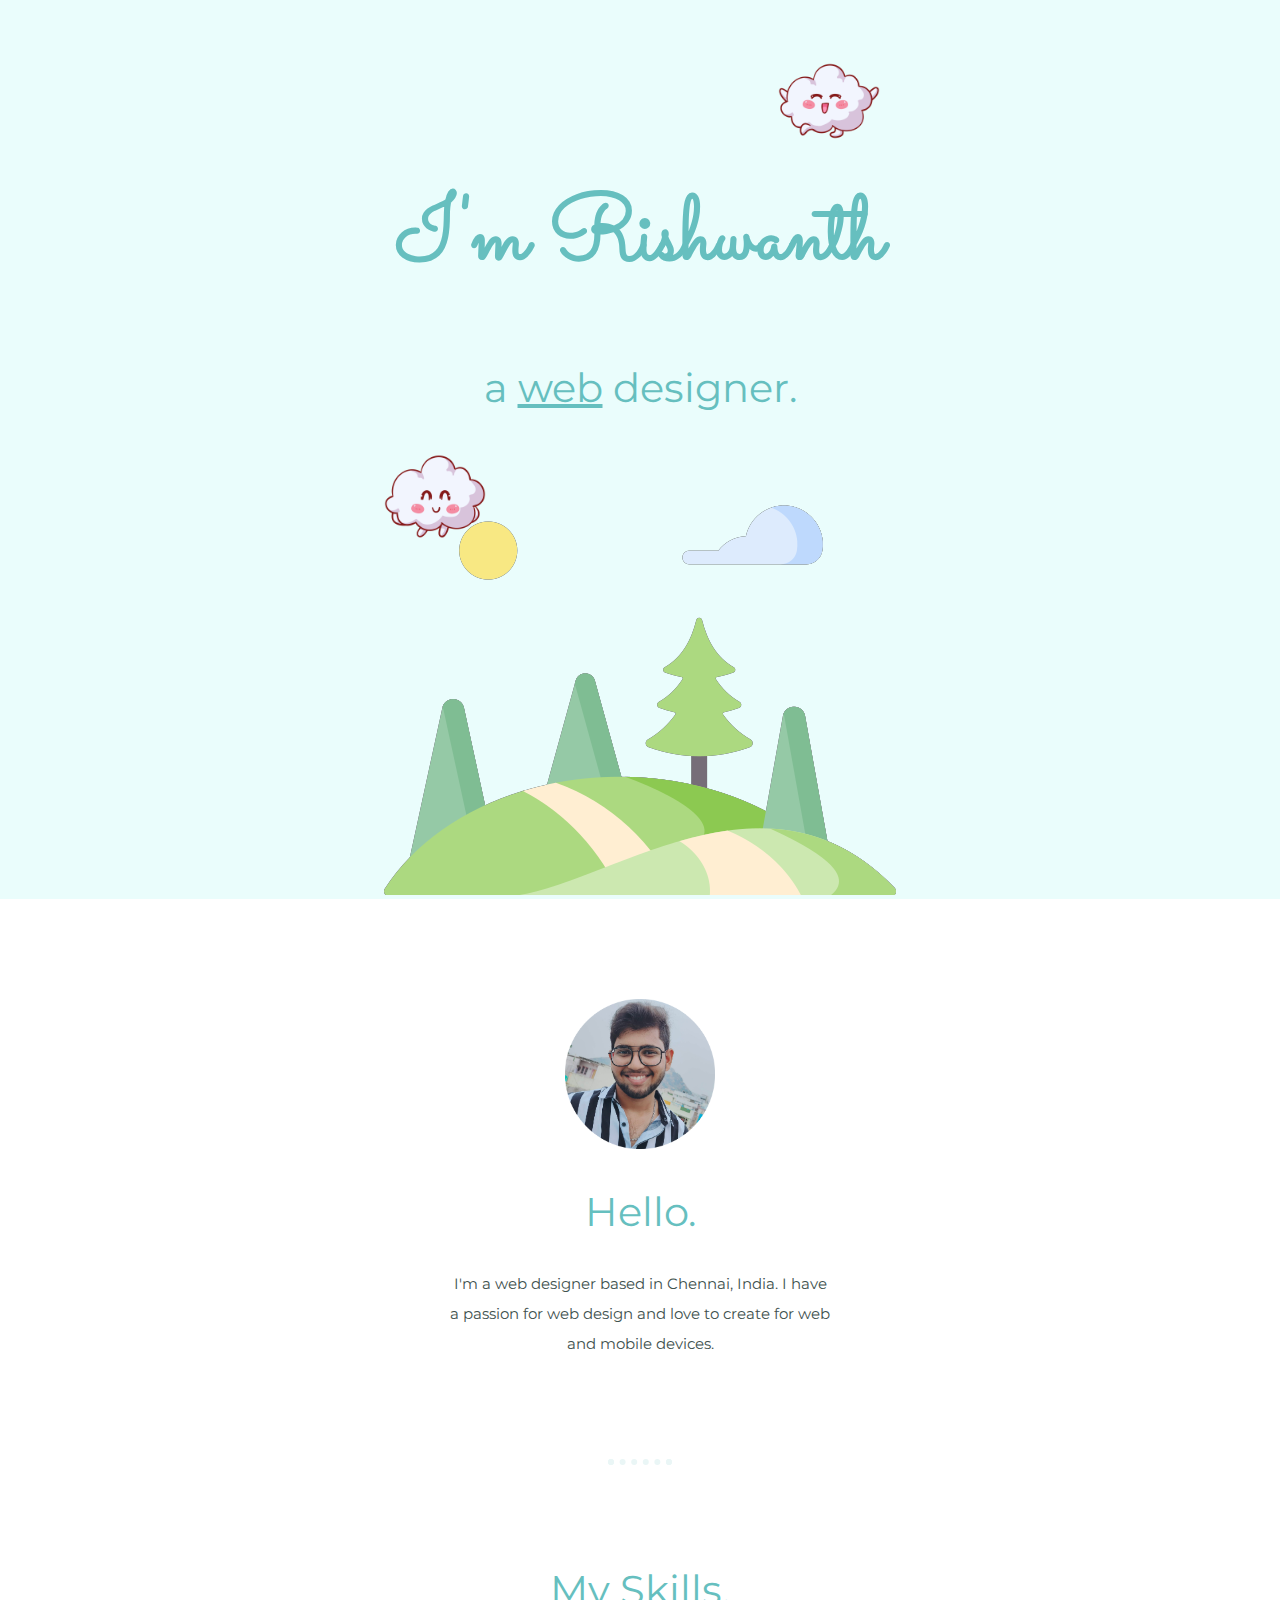
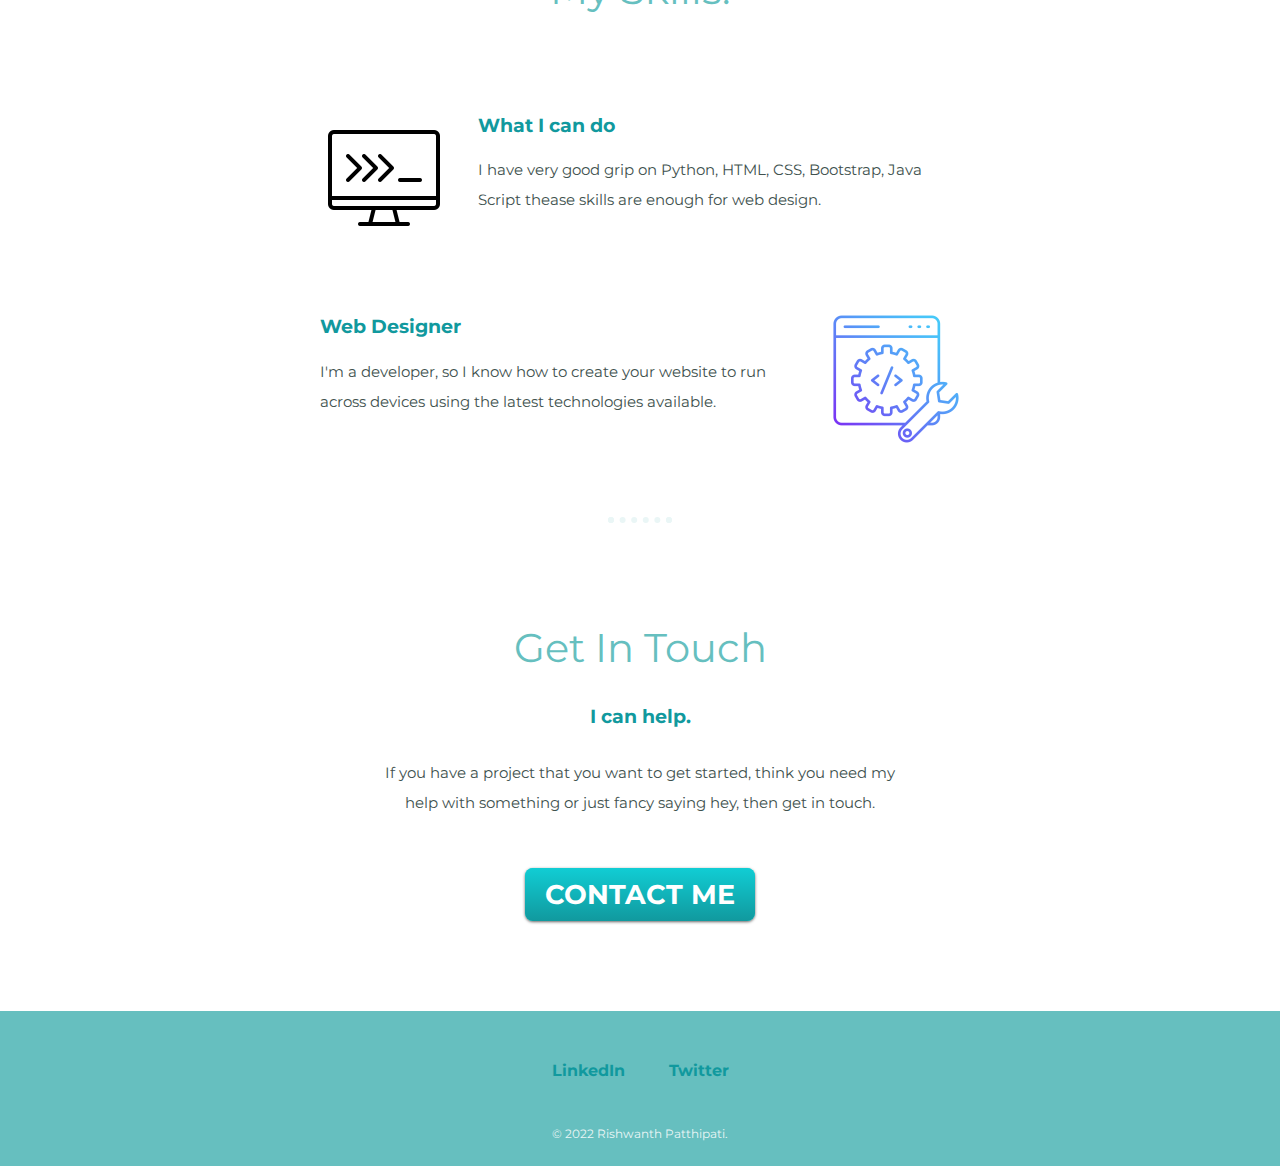
<file: index.html>
<!DOCTYPE html>
<html lang="en">
<head>
    <meta charset="UTF-8">
    <title>Rishwanth - a web designer</title>
    <link rel="stylesheet" href="CSS/styles.css">
    <link rel="icon" href="favicon.ico">
    <link rel="preconnect" href="https://fonts.googleapis.com">
    <link rel="preconnect" href="https://fonts.gstatic.com" crossorigin>
    <link href="https://fonts.googleapis.com/css2?family=Merriweather:wght@700&family=Montserrat&family=Sacramento&display=swap" rel="stylesheet">
</head>
<body>
    <div class="top-container">
        <img class="top-cloud" src="images/cute-cloud.png" alt="cloud-img" width="8%">
        <h1>I'm Rishwanth</h1>
        <h2>a <u>web</u> designer.</h2>
        <img class="bottom-cloud" src="images/smile-cloud.png" alt="cloud-img" width="8%">
        <img src="images/mountains.png" alt="mountain-img">
    </div>
    <div class="middle-container">
       <div class="profile">
            <img src="images/Rishu.png" alt="profile-pic" width="150px" height="150px">
            <h2>Hello.</h2>
            <p class="intro" >I'm a web designer based in Chennai, India. I have a passion for web design and love to create for web and mobile devices.</p>
        </div>
        <hr>
        <div class="skills">
            <h2>My Skills.</h2>
            <div class="skill-row">
                <img class="python-img" src="images/python.png" alt="python-pic">
                <h3>What I can do</h3>
                <p>I have very good grip on Python, HTML, CSS, Bootstrap, Java Script thease skills are enough for web design.</p>
            </div>
            <div class="skill-row">
                <img class="web-img" src="images/web-development.png" alt="web-development-pic">
                <h3>Web Designer</h3>
                <p>I'm a developer, so I know how to create your website to run across devices using the latest technologies available.</p>
            </div>
        </div>
        <hr>
        <div class="contact-me">
            <h2>Get In Touch</h2>
            <h3>I can help.</h3>
            <p class="contact-description">If you have a project that you want to get started, think you need my help with something or just fancy saying hey, then get in touch.</p>
            <a class="btn" href="mailto:rishwanth365@gmail.com">CONTACT ME</a>
        </div>
    </div>
    <div class="bottom-container">
        <a class="footer-link" href="https://in.linkedin.com/in/rishwanth-patthipati-151767254">LinkedIn</a>
        <a class="footer-link" href="https://twitter.com/dichu_rishwanth">Twitter</a>
        <p  class="rights">© 2022 Rishwanth Patthipati.</p>
    </div>
</body>
</html>
</file>
<file: CSS/styles.css>
body{
    margin: 0;
    color: #40514E;
    text-align: center;
}
h1{
    margin: 50px auto 0 auto;
    font-size: 5.625rem;
    color: #66bfbf;
    line-height: 2;
    font-family: 'Sacramento', cursive;
}
h2{
    font-size: 2.5rem;
    color: #66bfbf;
    font-family: 'Montserrat', sans-serif;
    font-weight: normal;
}
h3{
    font-family: 'Montserrat', sans-serif;
    color: #11999E;
}
p{
    font-size: 15px;
    font-family: 'Montserrat', sans-serif;
    line-height: 2;
}
hr{
    border: dotted #eaf6f6 6px;
    border-bottom: none;
    width: 4%;
    margin: 100px auto;
}
a{
    color: #11999E;
    margin: 20px;
    font-family: 'Montserrat', sans-serif ;
    font-weight: bold;
    text-decoration: none;
}
a:hover{
    color: #eaf6f6;
}
.top-container{
    background-color: #EAFDFC;
    position: relative;
    padding-top: 100px;
}
.bottom-cloud{
    position:absolute;
}
.top-cloud{
    position:absolute;
    right: 400px;
    top: 50px;
}
.skill-row{
    width: 50%;
    margin: 100px auto;
    text-align: left;
}
.web-img{
    width: 20%;
    float: right;
    margin-left: 30px;
}
.python-img{
    float: left;
    margin-right: 30px;
}
.btn {
    background: #11cdd4;
    background-image: -webkit-linear-gradient(top, #11cdd4, #11999e);
    background-image: -moz-linear-gradient(top, #11cdd4, #11999e);
    background-image: -ms-linear-gradient(top, #11cdd4, #11999e);
    background-image: -o-linear-gradient(top, #11cdd4, #11999e);
    background-image: linear-gradient(to bottom, #11cdd4, #11999e);
    -webkit-border-radius: 8;
    -moz-border-radius: 8;
    border-radius: 8px;
    -webkit-box-shadow: 0px 1px 3px #666666;
    -moz-box-shadow: 0px 1px 3px #666666;
    box-shadow: 0px 1px 3px #666666;
    font-family: 'Montserrat', sans-serif;
    color: #ffffff;
    font-size: 27px;
    padding: 10px 20px 10px 20px;
    text-decoration: none;
  }
  
.btn:hover {
    background: #30e3cb;
    background-image: -webkit-linear-gradient(top, #30e3cb, #2bc4ad);
    background-image: -moz-linear-gradient(top, #30e3cb, #2bc4ad);
    background-image: -ms-linear-gradient(top, #30e3cb, #2bc4ad);
    background-image: -o-linear-gradient(top, #30e3cb, #2bc4ad);
    background-image: linear-gradient(to bottom, #30e3cb, #2bc4ad);
    text-decoration: none;
 }
.contact-description{
    width: 40%;
    margin: 30px auto 60px;
}
.bottom-container{
    background-color: #66bfbf;
    padding: 50px 0 20px;
}
.rights{
    color: #eaf6f6;
    font-size: 0.75rem;
    padding: 30px 0 0;
    margin-bottom: 0;
}
.middle-container{
    margin: 100px 0;
}
.intro{
    width: 30%;
    margin: auto;
}
</file>
